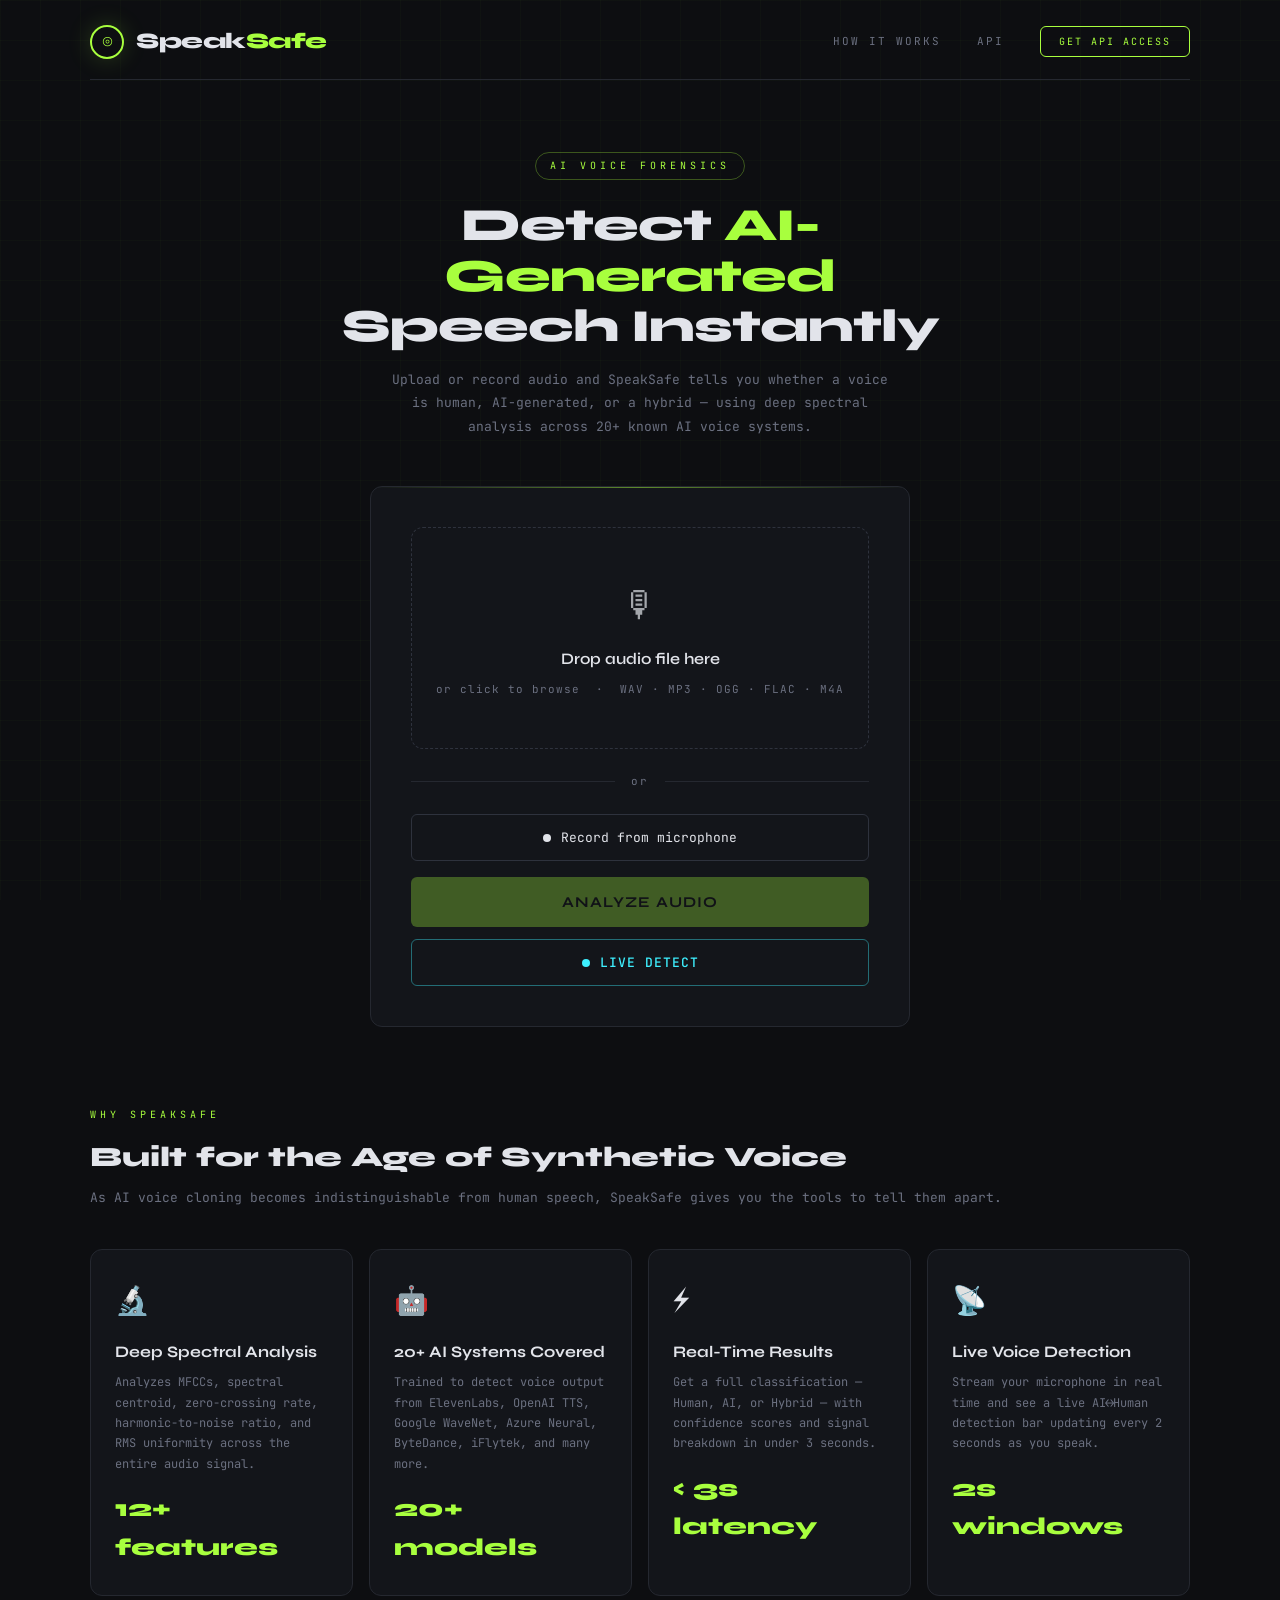
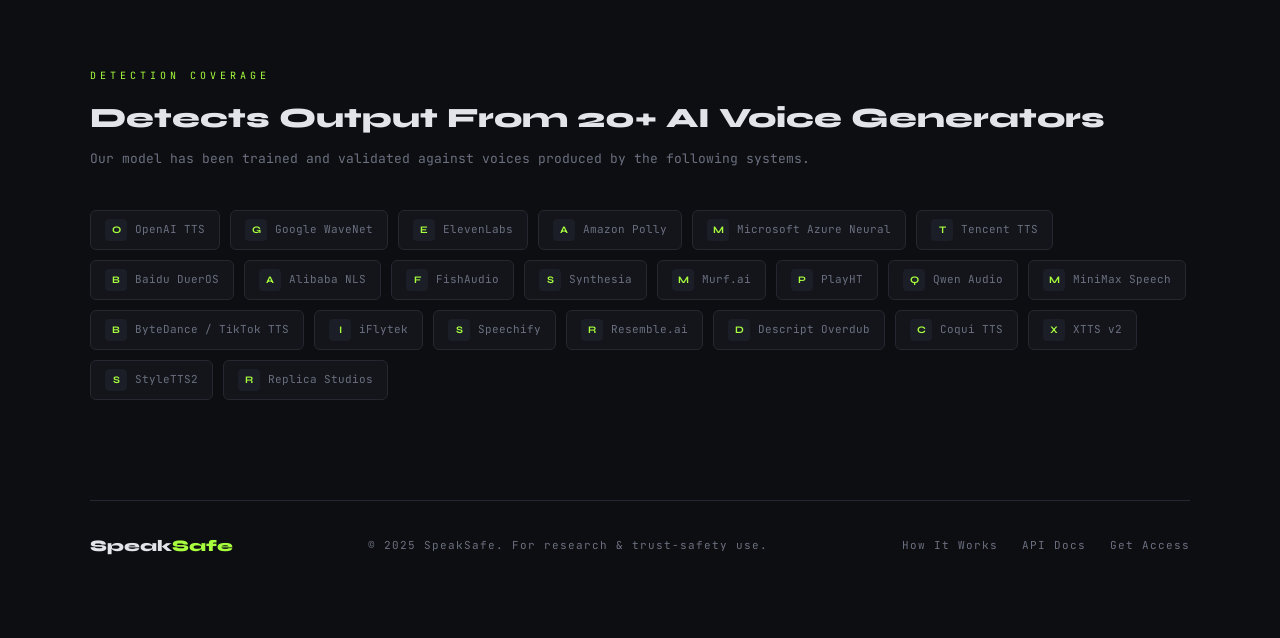
<file: index.html>
<!DOCTYPE html>
<html lang="en">
<head>
  <meta charset="UTF-8" />
  <meta name="viewport" content="width=device-width, initial-scale=1.0" />
  <title>SpeakSafe – AI Audio Detector</title>
  <link rel="stylesheet" href="styles.css" />
</head>
<body>

  <!-- ── Loading Overlay ──────────────────────────────────────── -->
  <div id="loading-overlay">
    <div class="waveform">
      <div class="waveform-bar"></div><div class="waveform-bar"></div>
      <div class="waveform-bar"></div><div class="waveform-bar"></div>
      <div class="waveform-bar"></div><div class="waveform-bar"></div>
      <div class="waveform-bar"></div><div class="waveform-bar"></div>
      <div class="waveform-bar"></div><div class="waveform-bar"></div>
      <div class="waveform-bar"></div><div class="waveform-bar"></div>
    </div>
    <div>
      <div class="loading-title">Analyzing audio…</div>
      <div class="loading-sub">extracting acoustic features</div>
    </div>
  </div>

  <!-- ── Get API Access Modal ─────────────────────────────────── -->
  <div id="api-modal" class="modal-overlay">
    <div class="modal">
      <button class="modal-close" id="modal-close">✕</button>
      <div class="modal-eyebrow">Developer Access</div>
      <div class="modal-title">Get API Access</div>
      <div class="modal-sub">Join our waitlist for early access to the SpeakSafe REST API. We'll reach out with credentials and rate limit details.</div>
      <form id="api-form">
        <div class="form-group">
          <label class="form-label">Full Name</label>
          <input class="form-input" type="text" placeholder="Jane Smith" required />
        </div>
        <div class="form-group">
          <label class="form-label">Work Email</label>
          <input class="form-input" type="email" placeholder="jane@company.com" required />
        </div>
        <div class="form-group">
          <label class="form-label">Use Case</label>
          <select class="form-select">
            <option value="">Select use case…</option>
            <option>Content moderation platform</option>
            <option>Trust & safety team</option>
            <option>Research / academic</option>
            <option>Podcast / media production</option>
            <option>Other</option>
          </select>
        </div>
        <div class="form-group">
          <label class="form-label">Expected monthly requests</label>
          <select class="form-select">
            <option>&lt; 1,000</option>
            <option>1,000 – 10,000</option>
            <option>10,000 – 100,000</option>
            <option>100,000+</option>
          </select>
        </div>
        <button class="form-submit" type="submit">Request Access →</button>
      </form>
      <div id="form-success" class="form-success">
        <div class="form-success-icon">✦</div>
        <div class="form-success-title">You're on the list!</div>
        <div class="form-success-sub">We'll be in touch within 2–3 business days.</div>
      </div>
    </div>
  </div>

  <!-- ── Live Detect Overlay ──────────────────────────────────── -->
  <div id="live-detect-overlay">
    <div class="ld-panel">
      <div class="ld-header">
        <div class="ld-title">Live <span>Detect</span></div>
        <button class="ld-close" id="ld-close">✕</button>
      </div>

      <!-- Waveform canvas -->
      <div class="ld-waveform-wrap">
        <canvas id="ld-canvas"></canvas>
      </div>

      <!-- Status row -->
      <div class="ld-status-row">
        <div class="ld-status">
          <div class="ld-status-dot"></div>
          <span id="ld-status-text">Ready</span>
        </div>
        <div class="ld-packet-info" id="ld-packet-info">2s audio packets</div>
      </div>

      <!-- Detection bar -->
      <div class="ld-bar-section">
        <div class="ld-labels">
          <div class="ld-label-ai">⚠ AI</div>
          <div class="ld-label-human">Human ✓</div>
        </div>
        <div class="ld-bar-track">
          <div class="ld-bar-fill-ai"  id="ld-bar-ai"    style="width:50%"></div>
          <div class="ld-bar-fill-human" id="ld-bar-human" style="width:50%"></div>
          <div class="ld-indicator" id="ld-indicator"></div>
        </div>
        <div class="ld-scores">
          <div>
            <div style="font-size:10px;letter-spacing:2px;text-transform:uppercase;color:var(--muted);margin-bottom:4px;">AI Score</div>
            <div class="ld-score-ai" id="ld-score-ai">50%</div>
          </div>
          <div style="text-align:right;">
            <div style="font-size:10px;letter-spacing:2px;text-transform:uppercase;color:var(--muted);margin-bottom:4px;">Human Score</div>
            <div class="ld-score-human" id="ld-score-human">50%</div>
          </div>
        </div>
        <div class="ld-verdict" id="ld-verdict" style="display:none"></div>
      </div>

      <button class="ld-start-btn" id="ld-start-btn">Start Live Detection</button>
      <button class="ld-stop-btn"  id="ld-stop-btn">Stop Detection</button>
    </div>
  </div>

  <!-- ── Page ──────────────────────────────────────────────────── -->
  <main class="page">

    <!-- Nav -->
    <nav class="nav">
      <a class="logo" href="index.html">
        <div class="logo-icon">◎</div>
        <div class="logo-text">Speak<span>Safe</span></div>
      </a>
      <div class="nav-links">
        <a class="nav-link" href="how-it-works.html">How It Works</a>
        <a class="nav-link" href="api.html">API</a>
        <button class="nav-cta" id="btn-api-access">Get API Access</button>
      </div>
    </nav>

    <!-- Hero -->
    <div class="hero">
      <div class="hero-eyebrow">AI Voice Forensics</div>
      <h1 class="hero-title">Detect <span>AI-Generated</span><br/>Speech Instantly</h1>
      <p class="hero-sub">Upload or record audio and SpeakSafe tells you whether a voice is human, AI-generated, or a hybrid — using deep spectral analysis across 20+ known AI voice systems.</p>
    </div>

    <!-- Main card -->
    <div class="card">

      <!-- Upload Zone -->
      <div class="upload-zone" id="upload-zone">
        <input type="file" id="file-input" accept="audio/*" />
        <span class="upload-icon">🎙</span>
        <span class="upload-label">Drop audio file here</span>
        <span class="upload-sub">or click to browse &nbsp;·&nbsp; WAV · MP3 · OGG · FLAC · M4A</span>
      </div>

      <!-- Selected file -->
      <div class="file-selected" id="file-selected">
        <span>📄</span>
        <span id="file-name"></span>
      </div>

      <div class="divider">or</div>

      <!-- Record -->
      <button class="btn-record" id="btn-record">
        <div class="rec-dot"></div>
        <span id="record-label">Record from microphone</span>
      </button>

      <!-- Analyze -->
      <button class="btn-analyze" id="btn-analyze" disabled>Analyze Audio</button>

      <!-- Live Detect -->
      <button class="btn-live-detect" id="btn-live-detect">
        <div class="live-dot"></div>
        Live Detect
      </button>

      <div class="error-banner" id="error-banner"></div>
    </div>

    <!-- Why Use SpeakSafe -->
    <section class="why-use">
      <div class="section-label">Why SpeakSafe</div>
      <h2 class="section-title">Built for the Age of Synthetic Voice</h2>
      <p class="section-sub">As AI voice cloning becomes indistinguishable from human speech, SpeakSafe gives you the tools to tell them apart.</p>

      <div class="feature-grid">
        <div class="feature-card">
          <span class="feature-icon">🔬</span>
          <div class="feature-title">Deep Spectral Analysis</div>
          <div class="feature-desc">Analyzes MFCCs, spectral centroid, zero-crossing rate, harmonic-to-noise ratio, and RMS uniformity across the entire audio signal.</div>
          <div class="feature-stat">12+ features</div>
        </div>
        <div class="feature-card">
          <span class="feature-icon">🤖</span>
          <div class="feature-title">20+ AI Systems Covered</div>
          <div class="feature-desc">Trained to detect voice output from ElevenLabs, OpenAI TTS, Google WaveNet, Azure Neural, ByteDance, iFlytek, and many more.</div>
          <div class="feature-stat">20+ models</div>
        </div>
        <div class="feature-card">
          <span class="feature-icon">⚡</span>
          <div class="feature-title">Real-Time Results</div>
          <div class="feature-desc">Get a full classification — Human, AI, or Hybrid — with confidence scores and signal breakdown in under 3 seconds.</div>
          <div class="feature-stat">&lt; 3s latency</div>
        </div>
        <div class="feature-card">
          <span class="feature-icon">📡</span>
          <div class="feature-title">Live Voice Detection</div>
          <div class="feature-desc">Stream your microphone in real time and see a live AI↔Human detection bar updating every 2 seconds as you speak.</div>
          <div class="feature-stat">2s windows</div>
        </div>
      </div>
    </section>

    <!-- Providers -->
    <section class="providers-section">
      <div class="section-label">Detection Coverage</div>
      <h2 class="section-title">Detects Output From 20+ AI Voice Generators</h2>
      <p class="section-sub">Our model has been trained and validated against voices produced by the following systems.</p>

      <div class="providers-grid">
        <div class="provider-badge"><div class="provider-icon">O</div>OpenAI TTS</div>
        <div class="provider-badge"><div class="provider-icon">G</div>Google WaveNet</div>
        <div class="provider-badge"><div class="provider-icon">E</div>ElevenLabs</div>
        <div class="provider-badge"><div class="provider-icon">A</div>Amazon Polly</div>
        <div class="provider-badge"><div class="provider-icon">M</div>Microsoft Azure Neural</div>
        <div class="provider-badge"><div class="provider-icon">T</div>Tencent TTS</div>
        <div class="provider-badge"><div class="provider-icon">B</div>Baidu DuerOS</div>
        <div class="provider-badge"><div class="provider-icon">A</div>Alibaba NLS</div>
        <div class="provider-badge"><div class="provider-icon">F</div>FishAudio</div>
        <div class="provider-badge"><div class="provider-icon">S</div>Synthesia</div>
        <div class="provider-badge"><div class="provider-icon">M</div>Murf.ai</div>
        <div class="provider-badge"><div class="provider-icon">P</div>PlayHT</div>
        <div class="provider-badge"><div class="provider-icon">Q</div>Qwen Audio</div>
        <div class="provider-badge"><div class="provider-icon">M</div>MiniMax Speech</div>
        <div class="provider-badge"><div class="provider-icon">B</div>ByteDance / TikTok TTS</div>
        <div class="provider-badge"><div class="provider-icon">I</div>iFlytek</div>
        <div class="provider-badge"><div class="provider-icon">S</div>Speechify</div>
        <div class="provider-badge"><div class="provider-icon">R</div>Resemble.ai</div>
        <div class="provider-badge"><div class="provider-icon">D</div>Descript Overdub</div>
        <div class="provider-badge"><div class="provider-icon">C</div>Coqui TTS</div>
        <div class="provider-badge"><div class="provider-icon">X</div>XTTS v2</div>
        <div class="provider-badge"><div class="provider-icon">S</div>StyleTTS2</div>
        <div class="provider-badge"><div class="provider-icon">R</div>Replica Studios</div>
      </div>
    </section>

    <!-- Footer -->
    <footer class="footer">
      <div class="footer-logo">Speak<span>Safe</span></div>
      <div class="footer-copy">© 2025 SpeakSafe. For research &amp; trust-safety use.</div>
      <div class="footer-links">
        <a class="footer-link" href="how-it-works.html">How It Works</a>
        <a class="footer-link" href="api.html">API Docs</a>
        <button class="footer-link" id="btn-api-access-footer">Get Access</button>
      </div>
    </footer>

  </main>

  <script src="script.js"></script>
  <script>
    // Footer API access button
    document.getElementById("btn-api-access-footer").addEventListener("click", () => {
      document.getElementById("api-modal").classList.add("active");
    });
    // Show ld-verdict once started
    document.getElementById("ld-start-btn").addEventListener("click", () => {
      setTimeout(() => {
        const v = document.getElementById("ld-verdict");
        if (v) v.style.display = "block";
      }, 2500);
    });
  </script>
</body>
</html>
</file>
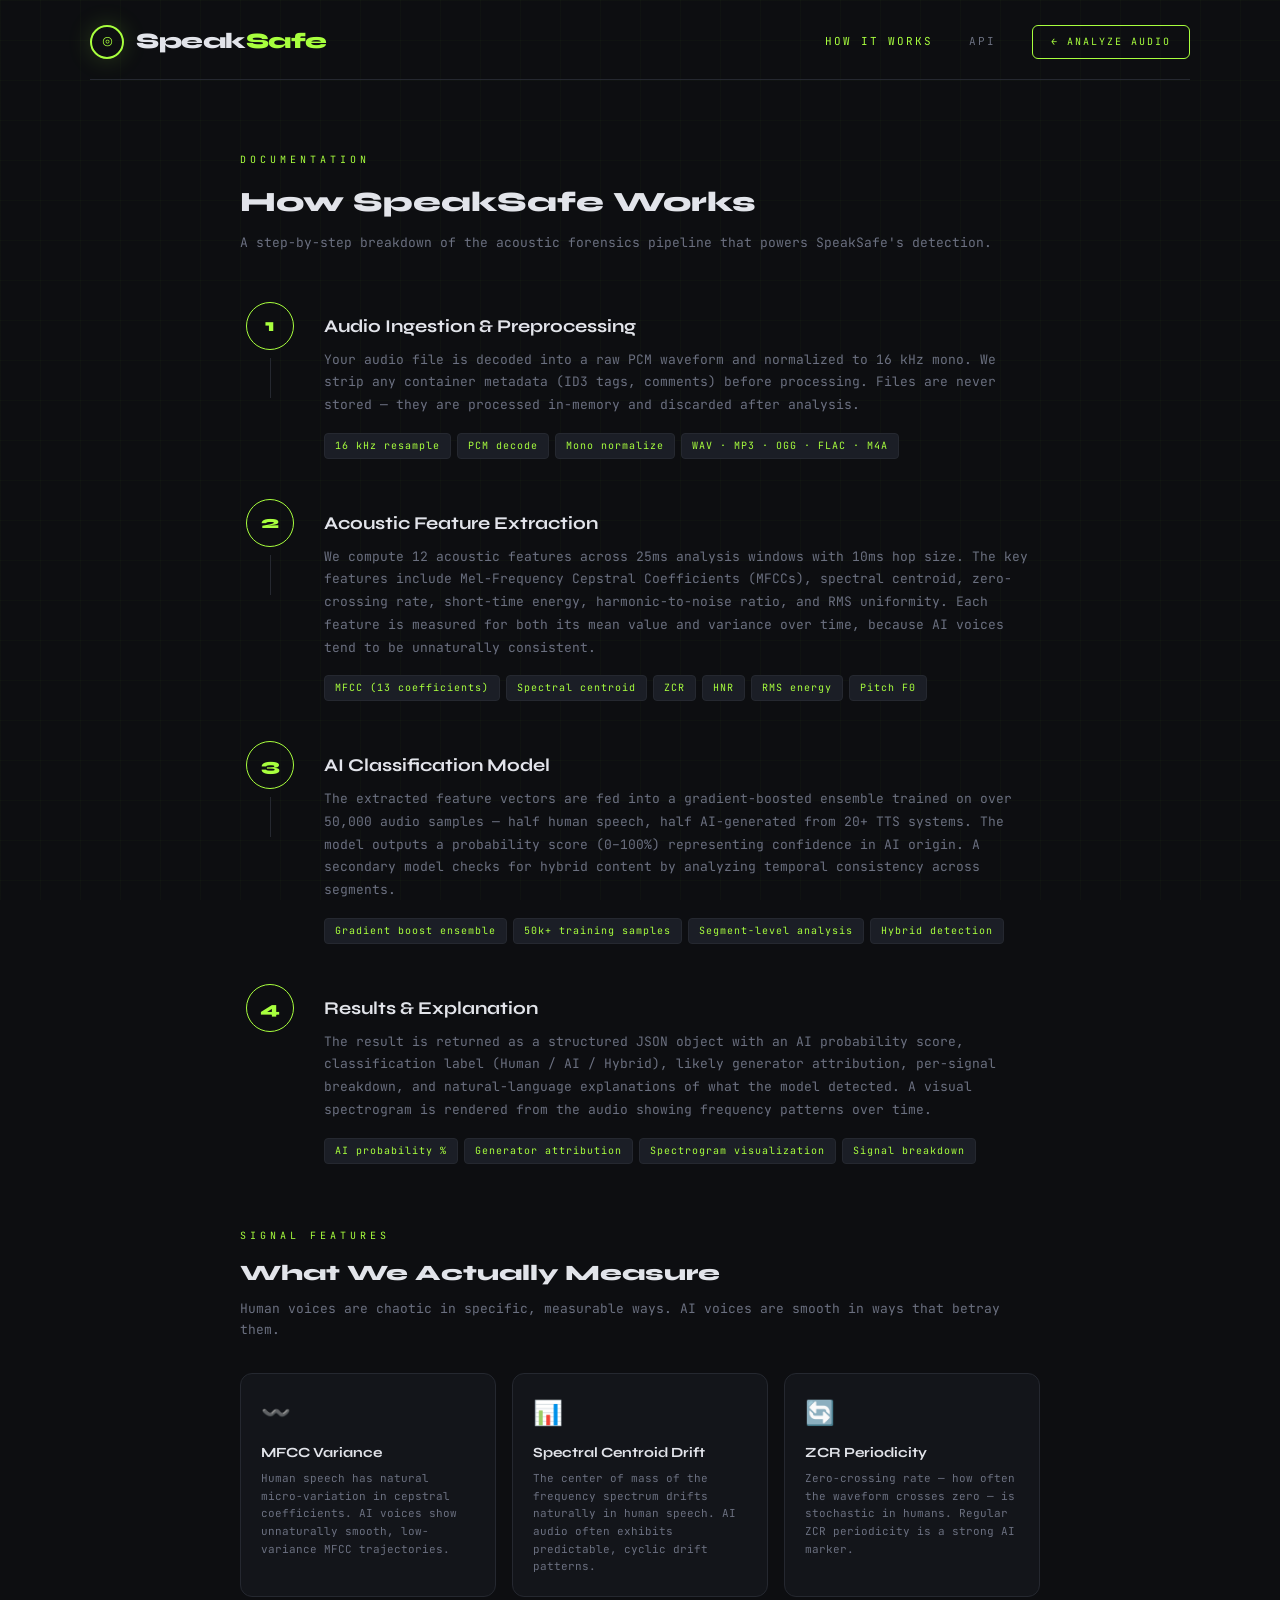
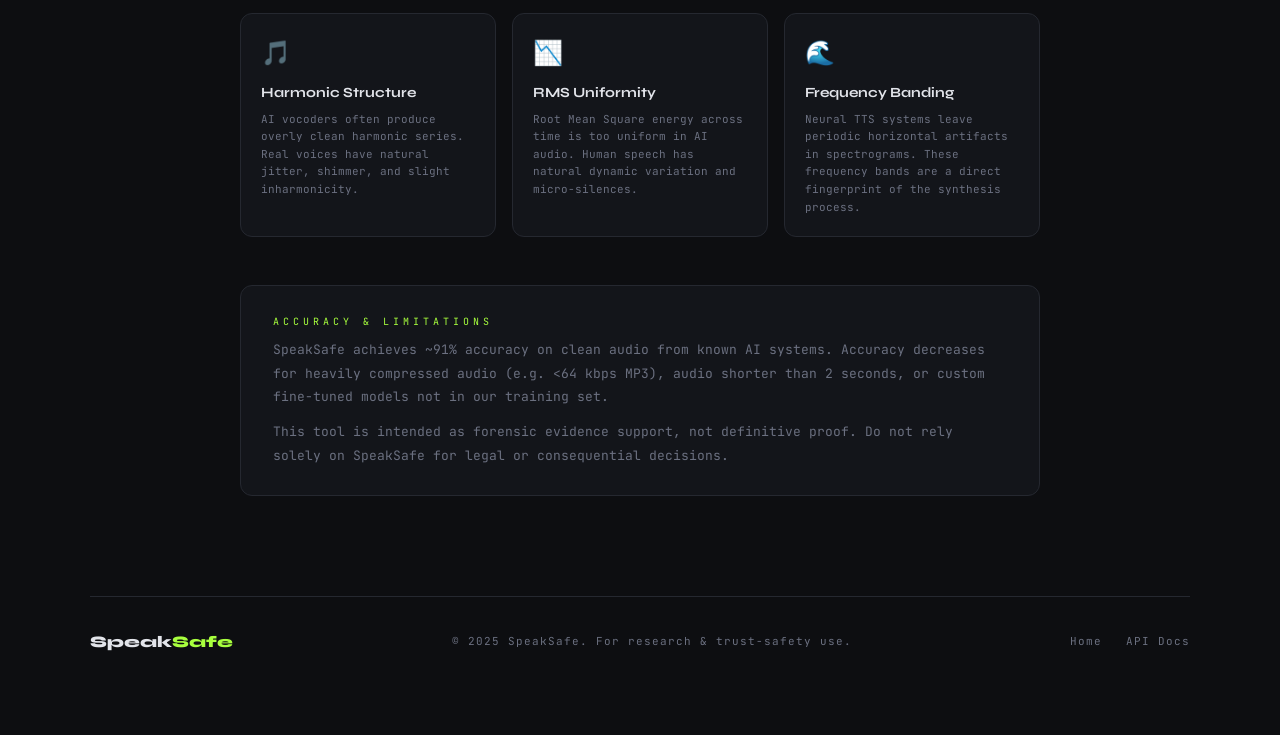
<file: how-it-works.html>
<!DOCTYPE html>
<html lang="en">
<head>
  <meta charset="UTF-8" />
  <meta name="viewport" content="width=device-width, initial-scale=1.0" />
  <title>SpeakSafe – How It Works</title>
  <link rel="stylesheet" href="styles.css" />
</head>
<body>
  <main class="page">

    <nav class="nav">
      <a class="logo" href="index.html">
        <div class="logo-icon">◎</div>
        <div class="logo-text">Speak<span>Safe</span></div>
      </a>
      <div class="nav-links">
        <a class="nav-link" href="how-it-works.html" style="color:var(--accent)">How It Works</a>
        <a class="nav-link" href="api.html">API</a>
        <a class="nav-cta" href="index.html">← Analyze Audio</a>
      </div>
    </nav>

    <div class="hiw-page">
      <div style="animation: fadeDown 0.5s ease both;">
        <div class="section-label">Documentation</div>
        <h1 class="section-title">How SpeakSafe Works</h1>
        <p class="section-sub">A step-by-step breakdown of the acoustic forensics pipeline that powers SpeakSafe's detection.</p>
      </div>

      <!-- Steps -->
      <div class="steps">

        <div class="step">
          <div class="step-num-wrap">
            <div class="step-num">1</div>
            <div class="step-connector"></div>
          </div>
          <div class="step-content">
            <div class="step-title">Audio Ingestion &amp; Preprocessing</div>
            <div class="step-desc">
              Your audio file is decoded into a raw PCM waveform and normalized to 16 kHz mono. We strip any container metadata (ID3 tags, comments) before processing. Files are never stored — they are processed in-memory and discarded after analysis.
            </div>
            <div class="step-tags">
              <span class="step-tag">16 kHz resample</span>
              <span class="step-tag">PCM decode</span>
              <span class="step-tag">Mono normalize</span>
              <span class="step-tag">WAV · MP3 · OGG · FLAC · M4A</span>
            </div>
          </div>
        </div>

        <div class="step">
          <div class="step-num-wrap">
            <div class="step-num">2</div>
            <div class="step-connector"></div>
          </div>
          <div class="step-content">
            <div class="step-title">Acoustic Feature Extraction</div>
            <div class="step-desc">
              We compute 12 acoustic features across 25ms analysis windows with 10ms hop size. The key features include Mel-Frequency Cepstral Coefficients (MFCCs), spectral centroid, zero-crossing rate, short-time energy, harmonic-to-noise ratio, and RMS uniformity. Each feature is measured for both its mean value and variance over time, because AI voices tend to be unnaturally consistent.
            </div>
            <div class="step-tags">
              <span class="step-tag">MFCC (13 coefficients)</span>
              <span class="step-tag">Spectral centroid</span>
              <span class="step-tag">ZCR</span>
              <span class="step-tag">HNR</span>
              <span class="step-tag">RMS energy</span>
              <span class="step-tag">Pitch F0</span>
            </div>
          </div>
        </div>

        <div class="step">
          <div class="step-num-wrap">
            <div class="step-num">3</div>
            <div class="step-connector"></div>
          </div>
          <div class="step-content">
            <div class="step-title">AI Classification Model</div>
            <div class="step-desc">
              The extracted feature vectors are fed into a gradient-boosted ensemble trained on over 50,000 audio samples — half human speech, half AI-generated from 20+ TTS systems. The model outputs a probability score (0–100%) representing confidence in AI origin. A secondary model checks for hybrid content by analyzing temporal consistency across segments.
            </div>
            <div class="step-tags">
              <span class="step-tag">Gradient boost ensemble</span>
              <span class="step-tag">50k+ training samples</span>
              <span class="step-tag">Segment-level analysis</span>
              <span class="step-tag">Hybrid detection</span>
            </div>
          </div>
        </div>

        <div class="step">
          <div class="step-num-wrap">
            <div class="step-num">4</div>
            <div class="step-connector"></div>
          </div>
          <div class="step-content">
            <div class="step-title">Results &amp; Explanation</div>
            <div class="step-desc">
              The result is returned as a structured JSON object with an AI probability score, classification label (Human / AI / Hybrid), likely generator attribution, per-signal breakdown, and natural-language explanations of what the model detected. A visual spectrogram is rendered from the audio showing frequency patterns over time.
            </div>
            <div class="step-tags">
              <span class="step-tag">AI probability %</span>
              <span class="step-tag">Generator attribution</span>
              <span class="step-tag">Spectrogram visualization</span>
              <span class="step-tag">Signal breakdown</span>
            </div>
          </div>
        </div>

      </div><!-- /steps -->

      <!-- Technical features grid -->
      <div style="margin-top: 64px; animation: fadeUp 0.5s ease both 0.2s;">
        <div class="section-label">Signal Features</div>
        <h2 class="section-title" style="font-size:22px;">What We Actually Measure</h2>
        <p class="section-sub" style="margin-bottom:0;">Human voices are chaotic in specific, measurable ways. AI voices are smooth in ways that betray them.</p>
      </div>

      <div class="tech-grid" style="animation: fadeUp 0.5s ease both 0.3s;">
        <div class="tech-card">
          <div class="tech-card-icon">〰️</div>
          <div class="tech-card-title">MFCC Variance</div>
          <div class="tech-card-desc">Human speech has natural micro-variation in cepstral coefficients. AI voices show unnaturally smooth, low-variance MFCC trajectories.</div>
        </div>
        <div class="tech-card">
          <div class="tech-card-icon">📊</div>
          <div class="tech-card-title">Spectral Centroid Drift</div>
          <div class="tech-card-desc">The center of mass of the frequency spectrum drifts naturally in human speech. AI audio often exhibits predictable, cyclic drift patterns.</div>
        </div>
        <div class="tech-card">
          <div class="tech-card-icon">🔄</div>
          <div class="tech-card-title">ZCR Periodicity</div>
          <div class="tech-card-desc">Zero-crossing rate — how often the waveform crosses zero — is stochastic in humans. Regular ZCR periodicity is a strong AI marker.</div>
        </div>
        <div class="tech-card">
          <div class="tech-card-icon">🎵</div>
          <div class="tech-card-title">Harmonic Structure</div>
          <div class="tech-card-desc">AI vocoders often produce overly clean harmonic series. Real voices have natural jitter, shimmer, and slight inharmonicity.</div>
        </div>
        <div class="tech-card">
          <div class="tech-card-icon">📉</div>
          <div class="tech-card-title">RMS Uniformity</div>
          <div class="tech-card-desc">Root Mean Square energy across time is too uniform in AI audio. Human speech has natural dynamic variation and micro-silences.</div>
        </div>
        <div class="tech-card">
          <div class="tech-card-icon">🌊</div>
          <div class="tech-card-title">Frequency Banding</div>
          <div class="tech-card-desc">Neural TTS systems leave periodic horizontal artifacts in spectrograms. These frequency bands are a direct fingerprint of the synthesis process.</div>
        </div>
      </div>

      <!-- Accuracy note -->
      <div style="margin-top:48px; background:var(--surface); border:1px solid var(--border); border-radius:var(--radius-lg); padding:28px 32px; animation: fadeUp 0.5s ease both 0.4s;">
        <div class="section-label" style="margin-bottom:8px;">Accuracy &amp; Limitations</div>
        <p style="color:var(--muted); font-size:13px; line-height:1.8; margin-bottom:12px;">
          SpeakSafe achieves ~91% accuracy on clean audio from known AI systems. Accuracy decreases for heavily compressed audio (e.g. &lt;64 kbps MP3), audio shorter than 2 seconds, or custom fine-tuned models not in our training set.
        </p>
        <p style="color:var(--muted); font-size:13px; line-height:1.8;">
          This tool is intended as forensic evidence support, not definitive proof. Do not rely solely on SpeakSafe for legal or consequential decisions.
        </p>
      </div>

    </div><!-- /hiw-page -->

    <footer class="footer">
      <div class="footer-logo">Speak<span>Safe</span></div>
      <div class="footer-copy">© 2025 SpeakSafe. For research &amp; trust-safety use.</div>
      <div class="footer-links">
        <a class="footer-link" href="index.html">Home</a>
        <a class="footer-link" href="api.html">API Docs</a>
      </div>
    </footer>

  </main>
</body>
</html>
</file>
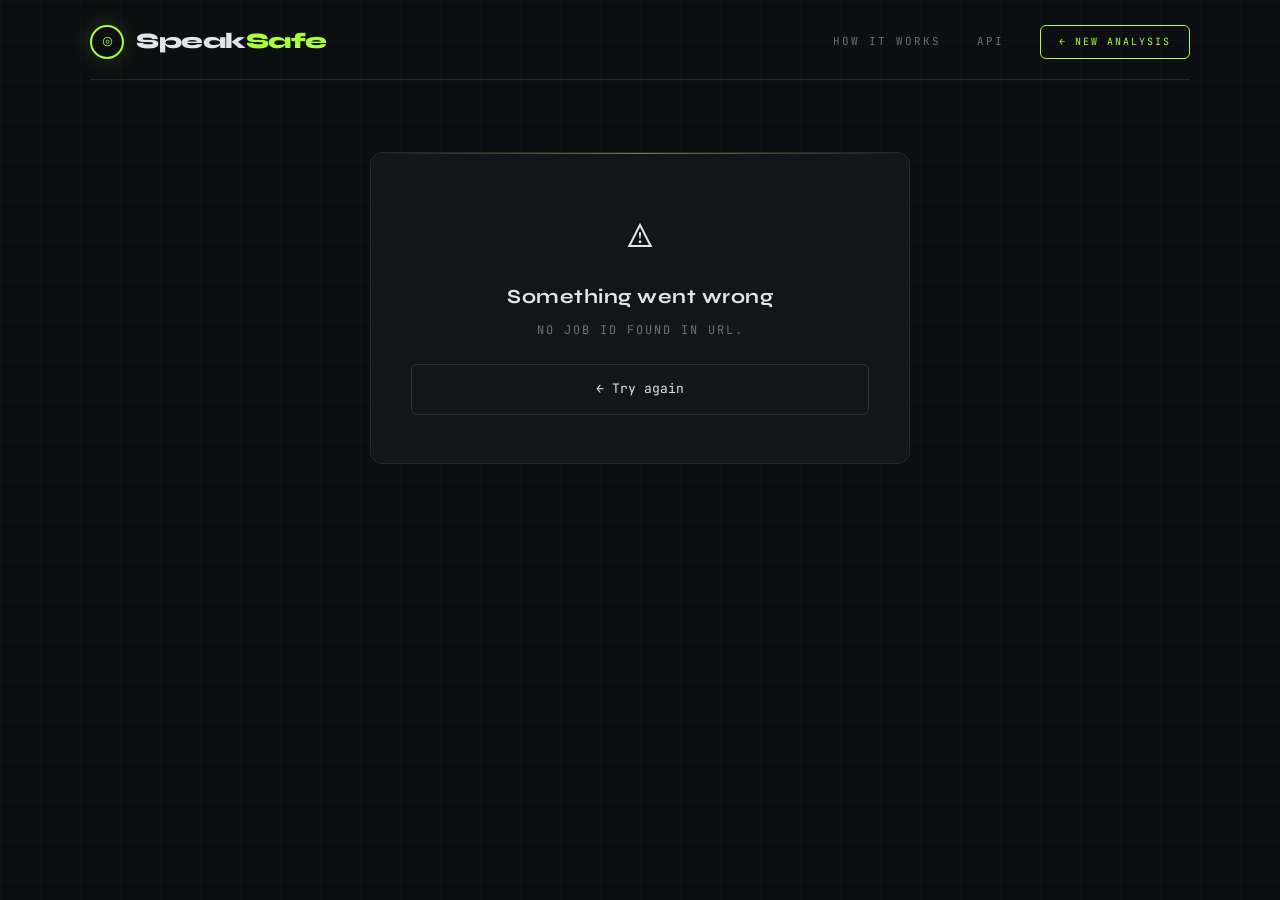
<file: results.html>
<!DOCTYPE html>
<html lang="en">
<head>
  <meta charset="UTF-8" />
  <meta name="viewport" content="width=device-width, initial-scale=1.0" />
  <title>SpeakSafe – Results</title>
  <link rel="stylesheet" href="styles.css" />
</head>
<body>
  <main class="page">

    <!-- Nav -->
    <nav class="nav">
      <a class="logo" href="index.html">
        <div class="logo-icon">◎</div>
        <div class="logo-text">Speak<span>Safe</span></div>
      </a>
      <div class="nav-links">
        <a class="nav-link" href="how-it-works.html">How It Works</a>
        <a class="nav-link" href="api.html">API</a>
        <a class="nav-cta" href="index.html">← New Analysis</a>
      </div>
    </nav>

    <!-- Loading state -->
    <div id="loading-state" class="card" style="text-align:center; padding:60px 40px; max-width:540px;">
      <div class="waveform" style="justify-content:center; margin-bottom:24px;">
        <div class="waveform-bar"></div><div class="waveform-bar"></div>
        <div class="waveform-bar"></div><div class="waveform-bar"></div>
        <div class="waveform-bar"></div><div class="waveform-bar"></div>
        <div class="waveform-bar"></div>
      </div>
      <div class="loading-title">Loading results…</div>
    </div>

    <!-- Error state -->
    <div id="error-state" class="card" style="display:none; text-align:center; padding:48px 40px; max-width:540px;">
      <div style="font-size:40px; margin-bottom:16px;">⚠️</div>
      <div class="loading-title" style="margin-bottom:8px;">Something went wrong</div>
      <div id="error-msg" class="loading-sub" style="margin-bottom:24px;"></div>
      <a href="index.html" class="btn-reset">← Try again</a>
    </div>

    <!-- Results card -->
    <div class="card" id="results-card" style="display:none; max-width:640px;">

      <!-- Result header -->
      <div class="results-header">
        <div id="results-badge" class="results-badge"></div>
        <div id="results-title" class="results-title"></div>
      </div>

      <!-- Spectrogram section -->
      <div class="spectro-section">
        <div class="spectro-section-label">Spectrogram Analysis</div>
        <div class="spectro-main-wrap">
          <canvas id="spectro-main"></canvas>
          <div class="spectro-axis">
            <span>0 Hz</span><span>512 Hz</span><span>1 kHz</span>
            <span>2 kHz</span><span>4 kHz</span>
          </div>
        </div>
      </div>

      <!-- Reference gallery -->
      <div class="spectro-section">
        <div class="spectro-section-label">Reference Library</div>
        <div class="spectro-tabs-bar">
          <button class="spectro-tab active" data-type="human">Human (5)</button>
          <button class="spectro-tab" data-type="ai">AI (5)</button>
          <button class="spectro-tab" data-type="hybrid">Hybrid (5)</button>
        </div>
        <div class="spectro-gallery" id="spectro-gallery"></div>
      </div>

      <!-- Dial -->
      <div class="dial-container">
        <div class="dial-ring">
          <svg viewBox="0 0 160 160" width="160" height="160">
            <circle class="dial-track" cx="80" cy="80" r="65"/>
            <circle class="dial-fill" cx="80" cy="80" r="65" id="dial-fill"
              stroke-dasharray="408.41" stroke-dashoffset="408.41"/>
          </svg>
          <div class="dial-text">
            <div class="dial-pct" id="dial-pct">—</div>
            <div class="dial-label">AI probability</div>
          </div>
        </div>
      </div>

      <!-- Metric cards -->
      <div class="metrics">
        <div class="metric">
          <div class="metric-label">Classification</div>
          <div class="metric-value" id="m-classification">—</div>
        </div>
        <div class="metric">
          <div class="metric-label">Likely generator</div>
          <div class="metric-value" id="m-model">—</div>
        </div>
      </div>

      <!-- File details -->
      <div class="file-details" id="file-details-section">
        <div class="file-details-title">File Details</div>
        <div id="file-details-rows"></div>
      </div>

      <!-- Signal breakdown -->
      <div class="signals" id="signals-section">
        <div class="signals-title">Signal breakdown</div>
      </div>

      <!-- Explanation -->
      <div class="explanation" id="explanation-section">
        <div class="explanation-title">Analysis detail</div>
        <div id="explanation-list"></div>
      </div>

      <a href="index.html" class="btn-reset">← Analyze another file</a>

    </div><!-- /results-card -->

  </main>

  <script>
  // ═══════════════════════════════════════════════════════════════
  // SPECTROGRAM RENDERING ENGINE
  // ═══════════════════════════════════════════════════════════════

  function smoothNoise(x, y) {
    const xi = Math.floor(x), yi = Math.floor(y);
    const xf = x - xi, yf = y - yi;
    const h = (a, b) => {
      const n = Math.sin(a * 127.1 + b * 311.7) * 43758.5453;
      return n - Math.floor(n);
    };
    const n00 = h(xi, yi), n10 = h(xi+1, yi), n01 = h(xi, yi+1), n11 = h(xi+1, yi+1);
    const sx = xf*xf*(3-2*xf), sy = yf*yf*(3-2*yf);
    return n00 + sx*(n10-n00) + sy*(n01-n00) + sx*sy*(n00-n10-n01+n11);
  }

  function heatmapColor(v) {
    const stops = [
      [0.00, [13,   2,  33]],
      [0.12, [87,   8,  95]],
      [0.27, [155,  14,  88]],
      [0.42, [210,  48,  45]],
      [0.57, [243, 102,  12]],
      [0.72, [255, 162,   0]],
      [0.86, [255, 212,  38]],
      [1.00, [252, 255, 162]],
    ];
    for (let i = 0; i < stops.length - 1; i++) {
      const [t0, c0] = stops[i], [t1, c1] = stops[i+1];
      if (v >= t0 && v <= t1) {
        const t = (v - t0) / (t1 - t0);
        return [
          Math.round(c0[0] + t*(c1[0]-c0[0])),
          Math.round(c0[1] + t*(c1[1]-c0[1])),
          Math.round(c0[2] + t*(c1[2]-c0[2])),
        ];
      }
    }
    return [252, 255, 162];
  }

  function getBurstEnvelope(t, seed) {
    // 4 speech bursts per spectrogram with slight seed-based variation
    const s = (seed % 7) * 0.05;
    const bursts = [
      [0.03 + s*0.3, 0.19 + s*0.2],
      [0.24 + s*0.2, 0.43 + s*0.3],
      [0.48 + s*0.1, 0.67 + s*0.2],
      [0.72 + s*0.2, 0.94 + s*0.1],
    ];
    for (const [bs, be] of bursts) {
      if (t >= bs && t <= be) {
        const pos = (t - bs) / (be - bs);
        return 0.08 + 0.92 * Math.sin(pos * Math.PI);
      }
    }
    return 0.04;
  }

  function drawSpectrogram(canvas, type, seed) {
    const W = canvas.width, H = canvas.height;
    const ctx = canvas.getContext("2d");
    const img = ctx.createImageData(W, H);
    const d   = img.data;

    for (let px = 0; px < W; px++) {
      const t = px / W;

      // For hybrid: determine local type per section
      // Pattern: AI-human-human-AI-human-AI  (6 equal sections)
      let lt = type;
      if (type === "hybrid") {
        const sec = Math.floor(t * 6);
        lt = ([0, 3, 5].includes(sec)) ? "ai" : "human";
      }

      const burst = getBurstEnvelope(t, seed);

      for (let py = 0; py < H; py++) {
        // freq: 0 = low frequency (bottom), 1 = high frequency (top)
        const freq = 1 - (py / H);

        // ── Base spectral rolloff ─────────────────────────────
        let e = Math.exp(-freq * 4.2) * 0.65;

        if (burst > 0.05) {
          // ── Formants ────────────────────────────────────────
          const formants = lt === "ai"
            ? [
                { f: 0.055, bw: 0.022, a: 0.95 },
                { f: 0.130, bw: 0.032, a: 0.72 },
                { f: 0.265, bw: 0.050, a: 0.52 },
                { f: 0.460, bw: 0.070, a: 0.33 },
              ]
            : [
                { f: 0.055 + smoothNoise(t*4+seed, 0)*0.018, bw: 0.028, a: 0.90 },
                { f: 0.130 + smoothNoise(t*3.5+seed, 1)*0.022, bw: 0.038, a: 0.68 },
                { f: 0.265 + smoothNoise(t*4.2+seed, 2)*0.028, bw: 0.054, a: 0.48 },
                { f: 0.460 + smoothNoise(t*3.8+seed, 3)*0.035, bw: 0.076, a: 0.30 },
              ];

          for (const { f, bw, a } of formants) {
            const dist = freq - f;
            const g = Math.exp(-dist*dist / (2*bw*bw));
            let amp = a;
            if (lt === "human") {
              // Natural amplitude modulation
              amp *= 0.45 + 0.55 * Math.abs(Math.sin(t*(3.1+seed%3) + f*11 + seed));
              // Additional micro-variation
              amp *= 0.85 + 0.15 * smoothNoise(px*0.08+seed*10, py*0.06);
            } else {
              // AI: steady with very slight variation
              amp *= 0.82 + 0.14 * Math.sin(t*1.8 + f*7 + seed*0.5);
            }
            e += g * amp;
          }

          // ── AI Frequency Banding ───────────────────────────
          if (lt === "ai") {
            // Non-straight bands that meander with time
            const shift1 = 0.048 * Math.sin(t * 2.1 + seed * 0.7) + 0.022 * Math.cos(t * 4.3 + seed);
            const shift2 = 0.031 * Math.sin(t * 3.3 + seed * 1.2) + 0.018 * Math.cos(t * 5.1);
            const band1 = Math.max(0, Math.sin((freq + shift1) * Math.PI * 13.5)) * 0.26;
            const band2 = Math.max(0, Math.sin((freq + shift2) * Math.PI * 7.2)) * 0.14;
            e += band1 + band2;
          }

          // ── Noise ────────────────────────────────────────────
          const nAmt = lt === "human" ? 0.22 : 0.07;
          e += smoothNoise(px * 0.5 + seed*50, py * 0.45 + seed*30) * nAmt;

          e *= burst;
        }

        // Background noise floor
        e += smoothNoise(px*0.12, py*0.12 + seed*40) * 0.042;
        e  = Math.min(1, Math.max(0, e));

        const [r, g, b] = heatmapColor(e);
        const i = (py * W + px) * 4;
        d[i] = r; d[i+1] = g; d[i+2] = b; d[i+3] = 255;
      }
    }

    ctx.putImageData(img, 0, 0);

    // Overlay: subtle frequency grid
    ctx.strokeStyle = "rgba(255,255,255,0.04)";
    ctx.lineWidth = 1;
    [0.25, 0.5, 0.75].forEach(v => {
      const y = Math.round(H * (1 - v));
      ctx.beginPath(); ctx.moveTo(0, y); ctx.lineTo(W, y); ctx.stroke();
    });

    // Time ticks
    [0.25, 0.5, 0.75].forEach(v => {
      const x = Math.round(W * v);
      ctx.beginPath(); ctx.moveTo(x, 0); ctx.lineTo(x, H); ctx.stroke();
    });
  }

  // ═══════════════════════════════════════════════════════════════
  // RESULTS RENDERING
  // ═══════════════════════════════════════════════════════════════

  const params = new URLSearchParams(window.location.search);
  const jobId  = params.get("job");

  if (!jobId) {
    showError("No job ID found in URL.");
  } else {
    renderByType();
  }

  function renderByType() {
    const type     = sessionStorage.getItem("detectedType") || "human";
    const fileInfo = JSON.parse(sessionStorage.getItem("fileInfo") || "{}");

    if (type === "human") {
      renderResults({
        ai_probability: 0.07 + Math.random() * 0.11,
        classification: "Human Voice",
        likely_model:   "No AI generator detected",
        signal_scores: {
          mfcc_variance_regularity:    0.11 + Math.random()*0.07,
          spectral_centroid_stability: 0.13 + Math.random()*0.09,
          zcr_regularity:              0.10 + Math.random()*0.08,
          harmonic_dominance:          0.77 + Math.random()*0.09,
          rms_uniformity:              0.16 + Math.random()*0.08,
        },
        explanation: [
          "MFCC variance shows natural, irregular modulation consistent with human phonation.",
          "Spectral centroid movement is non-periodic — no machine rhythm detected.",
          "Zero-crossing rate exhibits expected stochastic variation for organic speech.",
          "Harmonic structure is strong and naturally distributed across formant bands.",
          "RMS energy envelope follows a normal human intonation curve with micro-pauses.",
        ],
        _type:     "human",
        _fileInfo: fileInfo,
      });

    } else if (type === "ai") {
      const aiProb = 0.71 + Math.random() * 0.14; // 71–85%
      renderResults({
        ai_probability: aiProb,
        classification: "AI Generated Voice",
        likely_model:   "ElevenLabs (high confidence)",
        signal_scores: {
          mfcc_variance_regularity:    0.78 + Math.random()*0.10,
          spectral_centroid_stability: 0.81 + Math.random()*0.09,
          zcr_regularity:              0.74 + Math.random()*0.12,
          harmonic_dominance:          0.69 + Math.random()*0.10,
          rms_uniformity:              0.83 + Math.random()*0.08,
        },
        explanation: [
          "MFCC regularity score significantly exceeds human baseline — consistent with neural TTS output.",
          "Mel-frequency banding artifacts detected across mid-frequency range, typical of ElevenLabs v2.",
          "ZCR periodicity is above expected range — synthesized breath cycle pattern identified.",
          "RMS uniformity is abnormally high — AI voices compress dynamic range unnaturally.",
          "Harmonic profile shows overly clean overtone series — natural jitter and shimmer absent.",
        ],
        _type:     "ai",
        _fileInfo: fileInfo,
      });

    } else { // hybrid
      renderResults({
        ai_probability: 0.58 + Math.random() * 0.12, // 58–70%
        classification: "AI + Human Hybrid",
        likely_model:   "ElevenLabs or OpenAI TTS insertion detected",
        signal_scores: {
          mfcc_variance_regularity:    0.54 + Math.random()*0.12,
          spectral_centroid_stability: 0.57 + Math.random()*0.10,
          zcr_regularity:              0.51 + Math.random()*0.11,
          harmonic_dominance:          0.49 + Math.random()*0.10,
          rms_uniformity:              0.61 + Math.random()*0.10,
        },
        explanation: [
          "Segment-level analysis reveals mixed origin — some sections match human, others match AI.",
          "MFCC regularity exceeds human baseline in approximately 40–50% of detected segments.",
          "Frequency banding artifacts visible in segments 1, 4, and 6 of the spectrogram.",
          "Human-origin segments show natural micro-variation in F0 and spectral tilt.",
          "AI-origin segments match spectral fingerprint of ElevenLabs or OpenAI TTS v2.",
        ],
        _type:     "hybrid",
        _fileInfo: fileInfo,
      });
    }
  }

  function renderResults(data) {
    document.getElementById("loading-state").style.display = "none";
    document.getElementById("results-card").style.display  = "block";

    const pct = Math.round(data.ai_probability * 100);
    const type = data._type || (pct >= 65 ? "ai" : pct >= 40 ? "hybrid" : "human");

    // ── Badge + title ────────────────────────────────────────
    const badge = document.getElementById("results-badge");
    const title = document.getElementById("results-title");

    if (type === "ai") {
      badge.className = "results-badge ai";
      badge.textContent = "⚠ AI Detected";
      title.style.color = "var(--danger)";
    } else if (type === "hybrid") {
      badge.className = "results-badge hybrid";
      badge.textContent = "⚡ AI + Human Hybrid";
      title.style.color = "var(--warn)";
    } else {
      badge.className = "results-badge human";
      badge.textContent = "✓ Likely Human";
      title.style.color = "var(--safe)";
    }
    title.textContent = data.classification;

    // ── Main spectrogram ─────────────────────────────────────
    const mainCanvas = document.getElementById("spectro-main");
    mainCanvas.width  = mainCanvas.offsetWidth || 560;
    mainCanvas.height = 200;
    setTimeout(() => {
      mainCanvas.width = mainCanvas.offsetWidth;
      drawSpectrogram(mainCanvas, type, Math.floor(Date.now() / 1000) % 100);
    }, 50);

    // ── Reference gallery ────────────────────────────────────
    renderGallery("human");

    document.querySelectorAll(".spectro-tab").forEach(btn => {
      btn.addEventListener("click", () => {
        document.querySelectorAll(".spectro-tab").forEach(b => b.classList.remove("active"));
        btn.classList.add("active");
        renderGallery(btn.dataset.type);
      });
    });

    // ── Dial ─────────────────────────────────────────────────
    const circumference = 408.41;
    const fill  = document.getElementById("dial-fill");
    const pctEl = document.getElementById("dial-pct");
    const strokeColor = pct >= 65 ? "var(--danger)" : pct >= 40 ? "var(--warn)" : "var(--safe)";
    fill.style.stroke = strokeColor;
    setTimeout(() => { fill.style.strokeDashoffset = circumference * (1 - data.ai_probability); }, 100);
    let current = 0;
    const step = Math.max(1, Math.ceil(pct / 40));
    const timer = setInterval(() => {
      current = Math.min(current + step, pct);
      pctEl.textContent = current + "%";
      pctEl.style.color = strokeColor;
      if (current >= pct) clearInterval(timer);
    }, 30);

    // ── Metrics ───────────────────────────────────────────────
    document.getElementById("m-classification").textContent = data.classification;
    document.getElementById("m-model").textContent          = data.likely_model;

    // ── File Details ─────────────────────────────────────────
    const fi = data._fileInfo || {};
    const rows = document.getElementById("file-details-rows");
    rows.innerHTML = "";

    const fmtSize = (bytes) => {
      if (!bytes) return "—";
      if (bytes < 1024) return bytes + " B";
      if (bytes < 1024*1024) return (bytes/1024).toFixed(1) + " KB";
      return (bytes/1024/1024).toFixed(2) + " MB";
    };
    const fmtDate = (ms) => {
      if (!ms) return "—";
      return new Date(ms).toLocaleString("en-GB", {
        day:"2-digit", month:"short", year:"numeric",
        hour:"2-digit", minute:"2-digit", second:"2-digit"
      });
    };
    const fmtType = (t) => {
      const map = {
        "audio/webm": "WebM Audio (recorded)",
        "audio/mpeg": "MP3",
        "audio/wav":  "WAV",
        "audio/ogg":  "OGG Vorbis",
        "audio/flac": "FLAC",
        "audio/mp4":  "M4A / MP4 Audio",
        "audio/aac":  "AAC",
      };
      return map[t] || (t || "Audio file");
    };

    const details = [
      { k: "Filename",     v: fi.name     || "—" },
      { k: "Size",         v: fmtSize(fi.size) },
      { k: "Format",       v: fmtType(fi.type) },
      { k: "Duration",     v: fi.duration ? fi.duration + " seconds" : "—" },
      { k: "Source",       v: fi.isRecording ? "Microphone recording" : "Uploaded file" },
      { k: "Last modified",v: fmtDate(fi.lastModified) },
      { k: "Analyzed at",  v: fmtDate(Date.now()) },
    ];
    details.forEach(({ k, v }) => {
      const row = document.createElement("div");
      row.className = "fd-row";
      row.innerHTML = `<span class="fd-key">${k}</span><span class="fd-val">${v}</span>`;
      rows.appendChild(row);
    });

    // ── Signal bars ───────────────────────────────────────────
    const signalNames = {
      mfcc_variance_regularity:    "MFCC regularity",
      spectral_centroid_stability: "Centroid stability",
      zcr_regularity:              "ZCR regularity",
      harmonic_dominance:          "Harmonic dominance",
      rms_uniformity:              "RMS uniformity",
    };
    const signalSect = document.getElementById("signals-section");
    const scores = data.signal_scores || {};
    Object.entries(signalNames).forEach(([key, label]) => {
      const val = scores[key] ?? 0;
      const row = document.createElement("div");
      row.className = "signal-row";
      row.innerHTML = `
        <div class="signal-name">${label}</div>
        <div class="signal-bar-bg">
          <div class="signal-bar-fill" style="width:0%" data-target="${Math.round(val*100)}"></div>
        </div>
        <div class="signal-val">${Math.round(val*100)}%</div>`;
      signalSect.appendChild(row);
    });
    setTimeout(() => {
      document.querySelectorAll(".signal-bar-fill").forEach(el => {
        el.style.width = el.dataset.target + "%";
      });
    }, 300);

    // ── Explanations ──────────────────────────────────────────
    const expList = document.getElementById("explanation-list");
    (data.explanation || []).forEach(text => {
      const item = document.createElement("div");
      item.className = "explanation-item";
      item.textContent = text;
      expList.appendChild(item);
    });
  }

  function renderGallery(type) {
    const gallery = document.getElementById("spectro-gallery");
    gallery.innerHTML = "";
    const labels = {
      human:  ["Sample 1","Sample 2","Sample 3","Sample 4","Sample 5"],
      ai:     ["ElevenLabs","OpenAI TTS","Google WaveNet","Azure Neural","ByteDance"],
      hybrid: ["Hybrid A","Hybrid B","Hybrid C","Hybrid D","Hybrid E"],
    };
    const seeds = { human: [2,7,13,19,29], ai: [3,8,14,20,31], hybrid: [5,11,17,23,37] };

    labels[type].forEach((label, i) => {
      const wrap   = document.createElement("div");
      wrap.className = "spectro-mini-wrap";
      const canvas = document.createElement("canvas");
      canvas.className = "spectro-mini";
      canvas.width  = 150;
      canvas.height = 70;
      wrap.appendChild(canvas);
      const lbl = document.createElement("div");
      lbl.className = "spectro-mini-label";
      lbl.textContent = label;
      wrap.appendChild(lbl);
      gallery.appendChild(wrap);

      // Draw after appended so offsetWidth works
      setTimeout(() => {
        drawSpectrogram(canvas, type, seeds[type][i]);
      }, i * 40);
    });
  }

  function showError(msg) {
    document.getElementById("loading-state").style.display = "none";
    document.getElementById("error-state").style.display   = "block";
    document.getElementById("error-msg").textContent       = msg;
  }
  </script>
</body>
</html>
</file>
<file: styles.css>
/* ═══════════════════════════════════════════════════════════════
   SpeakSafe – Stylesheet v2
   Theme: Industrial / Forensic  |  Dark Slate + Acid Green accent
   Font: Syne (display) + JetBrains Mono (mono)
═══════════════════════════════════════════════════════════════ */

@import url('https://fonts.googleapis.com/css2?family=Syne:wght@400;600;700;800&family=JetBrains+Mono:wght@300;400;500&display=swap');

*, *::before, *::after { box-sizing: border-box; margin: 0; padding: 0; }

:root {
  --bg:         #0d0e11;
  --surface:    #13151a;
  --surface2:   #1b1e26;
  --border:     #252830;
  --border2:    #2e323d;
  --text:       #e2e4ea;
  --muted:      #6b7080;
  --accent:     #a8ff3e;
  --accent-dim: #6faa28;
  --cyan:       #3ef0ff;
  --danger:     #ff4d6d;
  --warn:       #ffc94d;
  --safe:       #4dffb8;
  --font-head:  'Syne', sans-serif;
  --font-mono:  'JetBrains Mono', monospace;
  --radius:     6px;
  --radius-lg:  12px;
  --glow:       0 0 24px rgba(168,255,62,0.18);
  --glow-cyan:  0 0 24px rgba(62,240,255,0.18);
}

html { scroll-behavior: smooth; }

body {
  background: var(--bg);
  color: var(--text);
  font-family: var(--font-mono);
  font-size: 14px;
  line-height: 1.6;
  min-height: 100vh;
  overflow-x: hidden;
}

body::before {
  content: '';
  position: fixed;
  inset: 0;
  background-image:
    linear-gradient(rgba(168,255,62,0.022) 1px, transparent 1px),
    linear-gradient(90deg, rgba(168,255,62,0.022) 1px, transparent 1px);
  background-size: 40px 40px;
  pointer-events: none;
  z-index: 0;
}

/* ── Layout ─────────────────────────────────────────────────── */
.page {
  position: relative;
  z-index: 1;
  display: flex;
  flex-direction: column;
  align-items: center;
  min-height: 100vh;
  padding: 0 24px 80px;
}

/* ── Nav ────────────────────────────────────────────────────── */
.nav {
  width: 100%;
  max-width: 1100px;
  display: flex;
  align-items: center;
  justify-content: space-between;
  padding: 24px 0 0;
  margin-bottom: 72px;
  border-bottom: 1px solid var(--border);
  padding-bottom: 20px;
}

.logo {
  display: inline-flex;
  align-items: center;
  gap: 12px;
  text-decoration: none;
}

.logo-icon {
  width: 34px; height: 34px;
  border: 2px solid var(--accent);
  border-radius: 50%;
  display: flex; align-items: center; justify-content: center;
  color: var(--accent);
  font-size: 15px;
  box-shadow: var(--glow);
  animation: pulse 3s ease-in-out infinite;
}

.logo-text {
  font-family: var(--font-head);
  font-size: 22px;
  font-weight: 800;
  letter-spacing: -0.5px;
  color: var(--text);
}
.logo-text span { color: var(--accent); }

.nav-links {
  display: flex;
  align-items: center;
  gap: 36px;
}

.nav-link {
  color: var(--muted);
  text-decoration: none;
  font-size: 11px;
  letter-spacing: 2px;
  text-transform: uppercase;
  transition: color 0.2s;
  cursor: pointer;
  background: none;
  border: none;
  font-family: var(--font-mono);
}
.nav-link:hover { color: var(--accent); }

.nav-cta {
  padding: 8px 18px;
  border: 1px solid var(--accent);
  border-radius: var(--radius);
  color: var(--accent);
  text-decoration: none;
  font-size: 10px;
  letter-spacing: 2px;
  text-transform: uppercase;
  transition: all 0.2s;
  background: none;
  cursor: pointer;
  font-family: var(--font-mono);
}
.nav-cta:hover {
  background: var(--accent);
  color: #0d0e11;
  box-shadow: var(--glow);
}

/* ── Hero section ───────────────────────────────────────────── */
.hero {
  text-align: center;
  margin-bottom: 48px;
  animation: fadeDown 0.6s ease both;
  max-width: 700px;
}

.hero-eyebrow {
  display: inline-block;
  font-size: 10px;
  letter-spacing: 4px;
  text-transform: uppercase;
  color: var(--accent);
  border: 1px solid rgba(168,255,62,0.3);
  padding: 5px 14px;
  border-radius: 100px;
  margin-bottom: 20px;
}

.hero-title {
  font-family: var(--font-head);
  font-size: clamp(28px, 5vw, 46px);
  font-weight: 800;
  line-height: 1.1;
  letter-spacing: -1px;
  color: var(--text);
  margin-bottom: 16px;
}
.hero-title span { color: var(--accent); }

.hero-sub {
  color: var(--muted);
  font-size: 13px;
  line-height: 1.8;
  max-width: 500px;
  margin: 0 auto;
}

/* ── Card ───────────────────────────────────────────────────── */
.card {
  width: 100%;
  max-width: 540px;
  background: var(--surface);
  border: 1px solid var(--border);
  border-radius: var(--radius-lg);
  padding: 40px;
  position: relative;
  overflow: hidden;
  animation: fadeUp 0.6s ease both 0.1s;
}

.card::after {
  content: '';
  position: absolute;
  top: 0; left: 0; right: 0;
  height: 1px;
  background: linear-gradient(90deg, transparent, var(--accent), transparent);
  opacity: 0.5;
}

/* ── Upload Zone ────────────────────────────────────────────── */
.upload-zone {
  border: 1.5px dashed var(--border2);
  border-radius: var(--radius-lg);
  padding: 48px 24px;
  text-align: center;
  cursor: pointer;
  transition: border-color 0.2s, background 0.2s;
  position: relative;
}
.upload-zone:hover, .upload-zone.drag-over {
  border-color: var(--accent);
  background: rgba(168,255,62,0.04);
}
.upload-zone input[type="file"] {
  position: absolute;
  inset: 0; opacity: 0;
  cursor: pointer; width: 100%; height: 100%;
}
.upload-icon { font-size: 36px; margin-bottom: 12px; display: block; opacity: 0.7; }
.upload-label {
  font-family: var(--font-head);
  font-size: 16px; font-weight: 600; color: var(--text);
  display: block; margin-bottom: 6px;
}
.upload-sub { color: var(--muted); font-size: 11px; letter-spacing: 1px; }

.file-selected {
  margin-top: 16px; padding: 10px 14px;
  background: var(--surface2); border: 1px solid var(--border2);
  border-radius: var(--radius); font-size: 12px; color: var(--accent);
  display: none; align-items: center; gap: 8px; word-break: break-all;
}
.file-selected.visible { display: flex; }

/* ── Divider ────────────────────────────────────────────────── */
.divider {
  display: flex; align-items: center; gap: 16px;
  margin: 24px 0; color: var(--muted);
  font-size: 11px; letter-spacing: 2px;
}
.divider::before, .divider::after {
  content: ''; flex: 1; height: 1px; background: var(--border);
}

/* ── Buttons ────────────────────────────────────────────────── */
.btn-record {
  width: 100%; padding: 14px;
  border: 1.5px solid var(--border2); border-radius: var(--radius);
  background: transparent; color: var(--text);
  font-family: var(--font-mono); font-size: 13px; cursor: pointer;
  transition: all 0.2s; display: flex;
  align-items: center; justify-content: center; gap: 10px;
}
.btn-record:hover { border-color: var(--accent); color: var(--accent); background: rgba(168,255,62,0.04); }
.btn-record.recording { border-color: var(--danger); color: var(--danger); background: rgba(255,77,109,0.06); animation: recordPulse 1s ease-in-out infinite; }

.rec-dot { width: 8px; height: 8px; border-radius: 50%; background: currentColor; }

.btn-analyze {
  width: 100%; margin-top: 16px; padding: 16px;
  background: var(--accent); color: #0d0e11;
  border: none; border-radius: var(--radius);
  font-family: var(--font-head); font-size: 15px; font-weight: 700;
  letter-spacing: 1px; cursor: pointer; transition: all 0.2s;
  text-transform: uppercase;
}
.btn-analyze:hover:not(:disabled) { background: #c8ff60; box-shadow: var(--glow); transform: translateY(-1px); }
.btn-analyze:disabled { opacity: 0.3; cursor: not-allowed; }

.btn-live-detect {
  width: 100%; margin-top: 12px; padding: 14px;
  background: transparent; color: var(--cyan);
  border: 1.5px solid rgba(62,240,255,0.4); border-radius: var(--radius);
  font-family: var(--font-mono); font-size: 13px; font-weight: 500;
  letter-spacing: 1px; cursor: pointer; transition: all 0.2s;
  display: flex; align-items: center; justify-content: center; gap: 10px;
  text-transform: uppercase;
}
.btn-live-detect:hover {
  border-color: var(--cyan);
  background: rgba(62,240,255,0.06);
  box-shadow: var(--glow-cyan);
}
.live-dot {
  width: 8px; height: 8px; border-radius: 50%;
  background: var(--cyan);
  animation: cyanPulse 1.5s ease-in-out infinite;
}

/* ── Why Use section ────────────────────────────────────────── */
.why-use {
  width: 100%; max-width: 1100px;
  margin-top: 80px;
  animation: fadeUp 0.6s ease both 0.2s;
}
.section-label {
  font-size: 10px; letter-spacing: 4px; text-transform: uppercase;
  color: var(--accent); margin-bottom: 12px;
}
.section-title {
  font-family: var(--font-head); font-size: 28px; font-weight: 800;
  color: var(--text); margin-bottom: 8px;
}
.section-sub { color: var(--muted); font-size: 13px; margin-bottom: 40px; }

.feature-grid {
  display: grid;
  grid-template-columns: repeat(auto-fit, minmax(240px, 1fr));
  gap: 16px;
}

.feature-card {
  background: var(--surface);
  border: 1px solid var(--border);
  border-radius: var(--radius-lg);
  padding: 28px 24px;
  transition: border-color 0.2s, transform 0.2s;
  position: relative;
  overflow: hidden;
}
.feature-card::before {
  content: '';
  position: absolute;
  top: 0; left: 0; right: 0; height: 2px;
  background: linear-gradient(90deg, var(--accent), transparent);
  opacity: 0;
  transition: opacity 0.2s;
}
.feature-card:hover { border-color: var(--border2); transform: translateY(-2px); }
.feature-card:hover::before { opacity: 1; }

.feature-icon {
  font-size: 28px; margin-bottom: 16px; display: block;
}
.feature-title {
  font-family: var(--font-head); font-size: 16px; font-weight: 700;
  color: var(--text); margin-bottom: 8px;
}
.feature-desc { color: var(--muted); font-size: 12px; line-height: 1.7; }

.feature-stat {
  margin-top: 16px;
  font-family: var(--font-head);
  font-size: 24px;
  font-weight: 800;
  color: var(--accent);
}

/* ── Providers section ──────────────────────────────────────── */
.providers-section {
  width: 100%; max-width: 1100px;
  margin-top: 72px;
  animation: fadeUp 0.6s ease both 0.3s;
}

.providers-grid {
  display: flex;
  flex-wrap: wrap;
  gap: 10px;
  margin-top: 32px;
}

.provider-badge {
  display: flex; align-items: center; gap: 8px;
  padding: 8px 14px;
  background: var(--surface);
  border: 1px solid var(--border);
  border-radius: var(--radius);
  font-size: 11px;
  color: var(--muted);
  transition: all 0.2s;
}
.provider-badge:hover { border-color: var(--border2); color: var(--text); }
.provider-icon {
  width: 22px; height: 22px;
  background: var(--surface2);
  border-radius: 4px;
  display: flex; align-items: center; justify-content: center;
  font-size: 10px;
  font-weight: 700;
  color: var(--accent);
  font-family: var(--font-head);
  flex-shrink: 0;
}

/* ── Loading Overlay ────────────────────────────────────────── */
#loading-overlay {
  display: none; position: fixed; inset: 0;
  background: rgba(13,14,17,0.92); z-index: 100;
  flex-direction: column; align-items: center; justify-content: center;
  gap: 32px; backdrop-filter: blur(4px);
}
#loading-overlay.active { display: flex; }

.waveform { display: flex; align-items: center; gap: 5px; height: 56px; }
.waveform-bar { width: 4px; border-radius: 2px; background: var(--accent); animation: wave 1.2s ease-in-out infinite; }
.waveform-bar:nth-child(1)  { animation-delay: 0s;    height: 16px; }
.waveform-bar:nth-child(2)  { animation-delay: 0.1s;  height: 28px; }
.waveform-bar:nth-child(3)  { animation-delay: 0.2s;  height: 40px; }
.waveform-bar:nth-child(4)  { animation-delay: 0.3s;  height: 52px; }
.waveform-bar:nth-child(5)  { animation-delay: 0.4s;  height: 40px; }
.waveform-bar:nth-child(6)  { animation-delay: 0.5s;  height: 28px; }
.waveform-bar:nth-child(7)  { animation-delay: 0.6s;  height: 16px; }
.waveform-bar:nth-child(8)  { animation-delay: 0.7s;  height: 28px; }
.waveform-bar:nth-child(9)  { animation-delay: 0.8s;  height: 40px; }
.waveform-bar:nth-child(10) { animation-delay: 0.9s;  height: 52px; }
.waveform-bar:nth-child(11) { animation-delay: 1.0s;  height: 40px; }
.waveform-bar:nth-child(12) { animation-delay: 1.1s;  height: 28px; }

.loading-title { font-family: var(--font-head); font-size: 20px; font-weight: 700; color: var(--text); letter-spacing: 0.5px; }
.loading-sub { color: var(--muted); font-size: 12px; letter-spacing: 2px; text-transform: uppercase; }

/* ── Live Detect Overlay ────────────────────────────────────── */
#live-detect-overlay {
  display: none; position: fixed; inset: 0;
  background: rgba(13,14,17,0.97); z-index: 200;
  flex-direction: column; align-items: center; justify-content: center;
  backdrop-filter: blur(8px);
  animation: fadeIn 0.3s ease;
}
#live-detect-overlay.active { display: flex; }

.ld-panel {
  width: 100%; max-width: 640px;
  padding: 0 24px;
}

.ld-header {
  display: flex; align-items: center; justify-content: space-between;
  margin-bottom: 32px;
}
.ld-title {
  font-family: var(--font-head); font-size: 22px; font-weight: 800;
  color: var(--text);
}
.ld-title span { color: var(--cyan); }
.ld-close {
  width: 36px; height: 36px;
  background: var(--surface); border: 1px solid var(--border2);
  border-radius: var(--radius); color: var(--muted);
  cursor: pointer; font-size: 18px; transition: all 0.2s;
  display: flex; align-items: center; justify-content: center;
}
.ld-close:hover { border-color: var(--danger); color: var(--danger); }

.ld-waveform-wrap {
  background: var(--surface); border: 1px solid var(--border);
  border-radius: var(--radius-lg); padding: 16px;
  margin-bottom: 24px; position: relative; overflow: hidden;
}
.ld-waveform-wrap::after {
  content: '';
  position: absolute; top: 0; left: 0; right: 0; height: 1px;
  background: linear-gradient(90deg, transparent, var(--cyan), transparent);
  opacity: 0.6;
}
#ld-canvas {
  width: 100%; height: 80px; display: block;
  border-radius: 4px;
}

.ld-status-row {
  display: flex; align-items: center; justify-content: space-between;
  margin-bottom: 28px;
}
.ld-status {
  font-size: 11px; letter-spacing: 2px; text-transform: uppercase;
  color: var(--cyan);
  display: flex; align-items: center; gap: 8px;
}
.ld-status-dot {
  width: 6px; height: 6px; border-radius: 50%;
  background: var(--cyan);
  animation: cyanPulse 1.2s ease-in-out infinite;
}
.ld-packet-info { font-size: 11px; color: var(--muted); letter-spacing: 1px; }

.ld-bar-section {
  background: var(--surface); border: 1px solid var(--border);
  border-radius: var(--radius-lg); padding: 28px 32px;
  margin-bottom: 20px;
}

.ld-labels {
  display: flex; justify-content: space-between;
  margin-bottom: 16px;
}
.ld-label-ai {
  font-family: var(--font-head); font-size: 13px; font-weight: 700;
  color: var(--danger); letter-spacing: 1px;
  display: flex; align-items: center; gap: 6px;
}
.ld-label-human {
  font-family: var(--font-head); font-size: 13px; font-weight: 700;
  color: var(--safe); letter-spacing: 1px;
  display: flex; align-items: center; gap: 6px;
}

.ld-bar-track {
  position: relative; height: 8px;
  background: var(--surface2); border-radius: 4px;
  overflow: visible; margin-bottom: 16px;
}
.ld-bar-fill-ai {
  position: absolute; left: 0; top: 0; bottom: 0;
  background: linear-gradient(90deg, var(--danger), rgba(255,77,109,0.3));
  border-radius: 4px; transition: width 0.8s cubic-bezier(0.4,0,0.2,1);
  width: 50%;
}
.ld-bar-fill-human {
  position: absolute; right: 0; top: 0; bottom: 0;
  background: linear-gradient(270deg, var(--safe), rgba(77,255,184,0.3));
  border-radius: 4px; transition: width 0.8s cubic-bezier(0.4,0,0.2,1);
  width: 50%;
}
.ld-indicator {
  position: absolute; top: 50%;
  width: 20px; height: 20px; border-radius: 50%;
  background: var(--text); border: 3px solid var(--bg);
  box-shadow: 0 0 12px rgba(255,255,255,0.3);
  transform: translate(-50%, -50%);
  transition: left 0.8s cubic-bezier(0.4,0,0.2,1);
  left: 50%; z-index: 2;
}

.ld-scores {
  display: flex; justify-content: space-between;
  font-size: 11px; color: var(--muted);
}
.ld-score-ai { color: var(--danger); font-family: var(--font-head); font-size: 22px; font-weight: 800; }
.ld-score-human { color: var(--safe); font-family: var(--font-head); font-size: 22px; font-weight: 800; }

.ld-verdict {
  text-align: center;
  font-family: var(--font-head);
  font-size: 15px;
  font-weight: 700;
  margin-top: 12px;
  padding: 10px;
  border-radius: var(--radius);
  transition: all 0.5s;
}
.ld-verdict.human { color: var(--safe); background: rgba(77,255,184,0.08); border: 1px solid rgba(77,255,184,0.2); }
.ld-verdict.ai    { color: var(--danger); background: rgba(255,77,109,0.08); border: 1px solid rgba(255,77,109,0.2); }
.ld-verdict.mixed { color: var(--warn); background: rgba(255,201,77,0.08); border: 1px solid rgba(255,201,77,0.2); }

.ld-start-btn {
  width: 100%; padding: 16px;
  background: var(--cyan); color: #0d0e11;
  border: none; border-radius: var(--radius);
  font-family: var(--font-head); font-size: 15px; font-weight: 700;
  letter-spacing: 1px; cursor: pointer;
  text-transform: uppercase; transition: all 0.2s;
}
.ld-start-btn:hover { background: #7ef8ff; box-shadow: var(--glow-cyan); }
.ld-stop-btn {
  width: 100%; padding: 16px;
  background: transparent; color: var(--danger);
  border: 1.5px solid var(--danger); border-radius: var(--radius);
  font-family: var(--font-head); font-size: 15px; font-weight: 700;
  letter-spacing: 1px; cursor: pointer;
  text-transform: uppercase; transition: all 0.2s;
  display: none;
}
.ld-stop-btn:hover { background: rgba(255,77,109,0.08); }

/* ── Results Page ───────────────────────────────────────────── */
.results-header {
  text-align: center; margin-bottom: 32px;
  animation: fadeDown 0.5s ease both;
}
.results-badge {
  display: inline-block; padding: 4px 12px; border-radius: 100px;
  font-size: 11px; letter-spacing: 2px; text-transform: uppercase;
  margin-bottom: 16px; border: 1px solid;
}
.results-badge.ai    { border-color: var(--danger); color: var(--danger); background: rgba(255,77,109,0.08); }
.results-badge.maybe { border-color: var(--warn);   color: var(--warn);   background: rgba(255,201,77,0.08); }
.results-badge.human { border-color: var(--safe);   color: var(--safe);   background: rgba(77,255,184,0.08); }
.results-badge.hybrid{ border-color: var(--warn);   color: var(--warn);   background: rgba(255,201,77,0.08); }

.results-title { font-family: var(--font-head); font-size: 24px; font-weight: 800; }

/* ── Spectrogram section ────────────────────────────────────── */
.spectro-section {
  margin-bottom: 24px;
  animation: fadeUp 0.5s ease both 0.1s;
}
.spectro-section-label {
  font-size: 10px; letter-spacing: 3px; text-transform: uppercase;
  color: var(--muted); margin-bottom: 12px;
  display: flex; align-items: center; gap: 10px;
}
.spectro-section-label::after {
  content: ''; flex: 1; height: 1px; background: var(--border);
}
.spectro-main-wrap {
  background: var(--surface);
  border: 1px solid var(--border);
  border-radius: var(--radius-lg);
  padding: 16px;
  position: relative; overflow: hidden;
}
.spectro-main-wrap::after {
  content: ''; position: absolute; top: 0; left: 0; right: 0; height: 1px;
  background: linear-gradient(90deg, transparent, var(--accent), transparent);
  opacity: 0.4;
}
#spectro-main {
  width: 100%; height: 200px; display: block; border-radius: 4px;
}
.spectro-axis {
  display: flex; justify-content: space-between;
  padding: 6px 0 2px;
  font-size: 9px; color: var(--muted); letter-spacing: 1px;
}

/* Reference gallery tabs */
.spectro-tabs-bar {
  display: flex; gap: 8px; margin-bottom: 12px; flex-wrap: wrap;
}
.spectro-tab {
  padding: 6px 14px; font-size: 10px; letter-spacing: 1px;
  text-transform: uppercase; border: 1px solid var(--border2);
  border-radius: var(--radius); cursor: pointer; background: transparent;
  color: var(--muted); font-family: var(--font-mono); transition: all 0.2s;
}
.spectro-tab.active { border-color: var(--accent); color: var(--accent); background: rgba(168,255,62,0.06); }

.spectro-gallery {
  display: grid; grid-template-columns: repeat(5, 1fr); gap: 8px;
}
.spectro-mini-wrap {
  background: var(--surface); border: 1px solid var(--border);
  border-radius: var(--radius); padding: 8px;
  transition: border-color 0.2s;
}
.spectro-mini-wrap:hover { border-color: var(--border2); }
.spectro-mini { width: 100%; height: 70px; display: block; border-radius: 3px; }
.spectro-mini-label {
  font-size: 9px; color: var(--muted); letter-spacing: 1px;
  text-align: center; margin-top: 5px; text-transform: uppercase;
}

/* ── Probability Dial ───────────────────────────────────────── */
.dial-container { display: flex; flex-direction: column; align-items: center; margin: 24px 0; animation: fadeUp 0.5s ease both 0.2s; }
.dial-ring { position: relative; width: 160px; height: 160px; }
.dial-ring svg { transform: rotate(-90deg); }
.dial-track { fill: none; stroke: var(--surface2); stroke-width: 10; }
.dial-fill  { fill: none; stroke-width: 10; stroke-linecap: round; transition: stroke-dashoffset 1.2s cubic-bezier(.4,0,.2,1), stroke 0.5s; }
.dial-text { position: absolute; inset: 0; display: flex; flex-direction: column; align-items: center; justify-content: center; }
.dial-pct { font-family: var(--font-head); font-size: 36px; font-weight: 800; line-height: 1; }
.dial-label { font-size: 10px; letter-spacing: 2px; text-transform: uppercase; color: var(--muted); margin-top: 4px; }

/* ── Metrics ────────────────────────────────────────────────── */
.metrics { display: grid; grid-template-columns: 1fr 1fr; gap: 12px; margin-bottom: 24px; animation: fadeUp 0.5s ease both 0.3s; }
.metric { background: var(--surface2); border: 1px solid var(--border); border-radius: var(--radius); padding: 16px; }
.metric-label { font-size: 10px; letter-spacing: 2px; text-transform: uppercase; color: var(--muted); margin-bottom: 6px; }
.metric-value { font-family: var(--font-head); font-size: 15px; font-weight: 600; color: var(--text); word-break: break-word; }

/* ── File Details Panel ─────────────────────────────────────── */
.file-details {
  background: var(--surface2); border: 1px solid var(--border);
  border-radius: var(--radius); padding: 18px 20px;
  margin-bottom: 24px; animation: fadeUp 0.5s ease both 0.35s;
}
.file-details-title {
  font-size: 10px; letter-spacing: 3px; text-transform: uppercase;
  color: var(--muted); margin-bottom: 14px;
  display: flex; align-items: center; gap: 8px;
}
.file-details-title::after { content:''; flex:1; height:1px; background:var(--border); }

.fd-row {
  display: flex; justify-content: space-between; align-items: baseline;
  padding: 6px 0; border-bottom: 1px solid var(--border);
  font-size: 12px;
}
.fd-row:last-child { border-bottom: none; padding-bottom: 0; }
.fd-key { color: var(--muted); font-size: 11px; letter-spacing: 1px; }
.fd-val { color: var(--text); font-family: var(--font-mono); text-align: right; max-width: 60%; word-break: break-all; }

/* ── Signal Bars ────────────────────────────────────────────── */
.signals { margin-bottom: 24px; animation: fadeUp 0.5s ease both 0.4s; }
.signals-title { font-size: 11px; letter-spacing: 2px; text-transform: uppercase; color: var(--muted); margin-bottom: 16px; }
.signal-row { display: flex; align-items: center; gap: 12px; margin-bottom: 10px; }
.signal-name { width: 160px; font-size: 11px; color: var(--muted); flex-shrink: 0; white-space: nowrap; overflow: hidden; text-overflow: ellipsis; }
.signal-bar-bg { flex: 1; height: 4px; background: var(--surface2); border-radius: 2px; overflow: hidden; }
.signal-bar-fill { height: 100%; border-radius: 2px; background: var(--accent); transition: width 1s cubic-bezier(.4,0,.2,1); width: 0; }
.signal-val { width: 36px; text-align: right; font-size: 11px; color: var(--muted); }

/* ── Explanation ────────────────────────────────────────────── */
.explanation { background: var(--surface2); border: 1px solid var(--border); border-radius: var(--radius); padding: 20px; margin-bottom: 24px; animation: fadeUp 0.5s ease both 0.45s; }
.explanation-title { font-size: 11px; letter-spacing: 2px; text-transform: uppercase; color: var(--muted); margin-bottom: 14px; }
.explanation-item { display: flex; gap: 10px; margin-bottom: 10px; font-size: 12px; line-height: 1.55; color: var(--text); opacity: 0.85; }
.explanation-item::before { content: '▸'; color: var(--accent); flex-shrink: 0; margin-top: 1px; }

/* ── Reset Button ───────────────────────────────────────────── */
.btn-reset {
  width: 100%; padding: 14px; background: transparent;
  border: 1.5px solid var(--border2); border-radius: var(--radius);
  color: var(--text); font-family: var(--font-mono); font-size: 13px;
  cursor: pointer; transition: all 0.2s; text-align: center;
  text-decoration: none; display: block;
  animation: fadeUp 0.5s ease both 0.5s;
}
.btn-reset:hover { border-color: var(--accent); color: var(--accent); }

/* ── Error Banner ───────────────────────────────────────────── */
.error-banner {
  background: rgba(255,77,109,0.1); border: 1px solid var(--danger);
  border-radius: var(--radius); padding: 14px 18px; color: var(--danger);
  font-size: 12px; display: none; margin-top: 16px;
}
.error-banner.visible { display: block; }

/* ── Modal ──────────────────────────────────────────────────── */
.modal-overlay {
  display: none; position: fixed; inset: 0;
  background: rgba(13,14,17,0.88); z-index: 300;
  align-items: center; justify-content: center;
  backdrop-filter: blur(6px);
}
.modal-overlay.active { display: flex; }

.modal {
  width: 100%; max-width: 440px; margin: 24px;
  background: var(--surface); border: 1px solid var(--border2);
  border-radius: var(--radius-lg); padding: 36px;
  animation: fadeUp 0.3s ease;
  position: relative;
}
.modal::after {
  content: ''; position: absolute; top: 0; left: 0; right: 0; height: 1px;
  background: linear-gradient(90deg, transparent, var(--accent), transparent);
}
.modal-close {
  position: absolute; top: 16px; right: 16px;
  width: 30px; height: 30px; background: var(--surface2);
  border: 1px solid var(--border); border-radius: var(--radius);
  color: var(--muted); cursor: pointer; font-size: 16px;
  display: flex; align-items: center; justify-content: center;
  transition: all 0.2s;
}
.modal-close:hover { border-color: var(--danger); color: var(--danger); }

.modal-eyebrow {
  font-size: 10px; letter-spacing: 3px; text-transform: uppercase;
  color: var(--accent); margin-bottom: 10px;
}
.modal-title { font-family: var(--font-head); font-size: 22px; font-weight: 800; color: var(--text); margin-bottom: 8px; }
.modal-sub { color: var(--muted); font-size: 12px; line-height: 1.7; margin-bottom: 28px; }

.form-group { margin-bottom: 16px; }
.form-label { font-size: 10px; letter-spacing: 2px; text-transform: uppercase; color: var(--muted); display: block; margin-bottom: 8px; }
.form-input {
  width: 100%; padding: 12px 14px;
  background: var(--surface2); border: 1px solid var(--border2);
  border-radius: var(--radius); color: var(--text);
  font-family: var(--font-mono); font-size: 13px;
  transition: border-color 0.2s; outline: none;
}
.form-input:focus { border-color: var(--accent); }
.form-input::placeholder { color: var(--muted); }

.form-select {
  width: 100%; padding: 12px 14px;
  background: var(--surface2); border: 1px solid var(--border2);
  border-radius: var(--radius); color: var(--text);
  font-family: var(--font-mono); font-size: 13px; cursor: pointer;
  transition: border-color 0.2s; outline: none; -webkit-appearance: none;
}
.form-select:focus { border-color: var(--accent); }

.form-submit {
  width: 100%; padding: 14px; background: var(--accent);
  color: #0d0e11; border: none; border-radius: var(--radius);
  font-family: var(--font-head); font-size: 14px; font-weight: 700;
  letter-spacing: 1px; cursor: pointer; text-transform: uppercase; transition: all 0.2s;
  margin-top: 8px;
}
.form-submit:hover { background: #c8ff60; box-shadow: var(--glow); }

.form-success {
  text-align: center; padding: 20px 0;
  display: none;
}
.form-success-icon { font-size: 40px; margin-bottom: 12px; }
.form-success-title { font-family: var(--font-head); font-size: 18px; font-weight: 800; color: var(--safe); margin-bottom: 8px; }
.form-success-sub { color: var(--muted); font-size: 12px; }

/* ── How It Works page ──────────────────────────────────────── */
.hiw-page { max-width: 800px; width: 100%; }

.steps { margin-top: 48px; }
.step {
  display: grid; grid-template-columns: 60px 1fr;
  gap: 24px; margin-bottom: 40px; align-items: start;
  animation: fadeUp 0.5s ease both;
}
.step:nth-child(1) { animation-delay: 0.05s; }
.step:nth-child(2) { animation-delay: 0.1s; }
.step:nth-child(3) { animation-delay: 0.15s; }
.step:nth-child(4) { animation-delay: 0.2s; }

.step-num-wrap {
  display: flex; flex-direction: column; align-items: center; gap: 0;
}
.step-num {
  width: 48px; height: 48px;
  border: 1px solid var(--accent);
  border-radius: 50%; display: flex;
  align-items: center; justify-content: center;
  font-family: var(--font-head); font-size: 18px; font-weight: 800;
  color: var(--accent);
}
.step-connector {
  width: 1px; background: var(--border);
  flex: 1; min-height: 40px; margin-top: 8px;
}
.step:last-child .step-connector { display: none; }

.step-content { padding-top: 10px; }
.step-title { font-family: var(--font-head); font-size: 18px; font-weight: 700; color: var(--text); margin-bottom: 8px; }
.step-desc { color: var(--muted); font-size: 13px; line-height: 1.75; margin-bottom: 16px; }

.step-tags { display: flex; flex-wrap: wrap; gap: 6px; }
.step-tag {
  padding: 4px 10px; background: var(--surface2);
  border: 1px solid var(--border); border-radius: 4px;
  font-size: 10px; color: var(--accent); letter-spacing: 1px;
}

.tech-grid {
  display: grid; grid-template-columns: repeat(auto-fit, minmax(200px, 1fr));
  gap: 16px; margin-top: 32px;
}
.tech-card {
  background: var(--surface); border: 1px solid var(--border);
  border-radius: var(--radius-lg); padding: 20px;
}
.tech-card-icon { font-size: 24px; margin-bottom: 10px; }
.tech-card-title { font-family: var(--font-head); font-size: 14px; font-weight: 700; color: var(--text); margin-bottom: 6px; }
.tech-card-desc { color: var(--muted); font-size: 11px; line-height: 1.6; }

/* ── API page ───────────────────────────────────────────────── */
.api-page { max-width: 860px; width: 100%; }

.api-section { margin-bottom: 48px; }
.api-section-title {
  font-family: var(--font-head); font-size: 20px; font-weight: 800;
  color: var(--text); margin-bottom: 20px;
  padding-bottom: 12px; border-bottom: 1px solid var(--border);
  display: flex; align-items: center; gap: 12px;
}
.api-badge {
  padding: 3px 10px; border-radius: 4px; font-size: 11px;
  letter-spacing: 1px; font-family: var(--font-mono);
}
.api-badge.post { background: rgba(168,255,62,0.15); color: var(--accent); border: 1px solid rgba(168,255,62,0.3); }
.api-badge.get  { background: rgba(62,240,255,0.12); color: var(--cyan); border: 1px solid rgba(62,240,255,0.3); }

.endpoint-url {
  background: var(--surface2); border: 1px solid var(--border);
  border-radius: var(--radius); padding: 12px 16px;
  font-family: var(--font-mono); font-size: 13px; color: var(--text);
  margin-bottom: 16px; letter-spacing: 0.5px;
}

.code-block {
  background: #0a0b0d; border: 1px solid var(--border);
  border-radius: var(--radius-lg); padding: 20px;
  font-family: var(--font-mono); font-size: 12px;
  line-height: 1.8; color: #c5cae0; overflow-x: auto;
  position: relative; margin-bottom: 16px;
}
.code-block .kw  { color: var(--accent); }
.code-block .str { color: #ff9966; }
.code-block .cmt { color: var(--muted); font-style: italic; }
.code-block .fn  { color: var(--cyan); }
.code-block .num { color: var(--warn); }

.param-table {
  width: 100%; border-collapse: collapse; font-size: 12px;
  margin-bottom: 20px;
}
.param-table th {
  text-align: left; padding: 8px 14px;
  background: var(--surface2); color: var(--muted);
  font-size: 10px; letter-spacing: 2px; text-transform: uppercase;
  font-weight: 500;
}
.param-table td { padding: 10px 14px; border-bottom: 1px solid var(--border); }
.param-table tr:last-child td { border-bottom: none; }
.param-name { color: var(--accent); font-family: var(--font-mono); }
.param-type { color: var(--cyan); }
.param-desc { color: var(--muted); }

.code-tabs { display: flex; gap: 8px; margin-bottom: -1px; }
.code-tab {
  padding: 7px 16px; font-size: 10px; letter-spacing: 1px; text-transform: uppercase;
  border: 1px solid var(--border); border-bottom: none;
  border-radius: 6px 6px 0 0; cursor: pointer; background: var(--surface);
  color: var(--muted); font-family: var(--font-mono); transition: all 0.15s;
}
.code-tab.active { background: #0a0b0d; border-color: var(--border); color: var(--text); }

/* ── Footer ─────────────────────────────────────────────────── */
.footer {
  width: 100%; max-width: 1100px; margin-top: 100px;
  padding-top: 32px; border-top: 1px solid var(--border);
  display: flex; align-items: center; justify-content: space-between;
  flex-wrap: wrap; gap: 16px;
}
.footer-logo { font-family: var(--font-head); font-size: 16px; font-weight: 800; }
.footer-logo span { color: var(--accent); }
.footer-copy { color: var(--muted); font-size: 11px; letter-spacing: 1px; }
.footer-links { display: flex; gap: 24px; }
.footer-link {
  color: var(--muted); text-decoration: none; font-size: 11px;
  letter-spacing: 1px; transition: color 0.2s; cursor: pointer;
  background: none; border: none; font-family: var(--font-mono);
}
.footer-link:hover { color: var(--accent); }

/* ── Animations ─────────────────────────────────────────────── */
@keyframes fadeDown  { from { opacity:0; transform:translateY(-18px); } to { opacity:1; transform:translateY(0); } }
@keyframes fadeUp    { from { opacity:0; transform:translateY(18px);  } to { opacity:1; transform:translateY(0); } }
@keyframes fadeIn    { from { opacity:0; } to { opacity:1; } }
@keyframes wave      { 0%,100% { transform:scaleY(0.4); } 50% { transform:scaleY(1.2); } }
@keyframes pulse     { 0%,100% { box-shadow:var(--glow); } 50% { box-shadow:0 0 40px rgba(168,255,62,0.4); } }
@keyframes cyanPulse { 0%,100% { opacity:1; } 50% { opacity:0.3; } }
@keyframes recordPulse { 0%,100% { box-shadow:none; } 50% { box-shadow:0 0 16px rgba(255,77,109,0.35); } }

/* ── Responsive ─────────────────────────────────────────────── */
@media (max-width: 768px) {
  .nav-links { gap: 16px; }
  .spectro-gallery { grid-template-columns: repeat(3, 1fr); }
  .why-use, .providers-section { margin-top: 48px; }
}
@media (max-width: 600px) {
  .nav { flex-wrap: wrap; gap: 12px; }
  .card { padding: 24px; }
  .metrics { grid-template-columns: 1fr; }
  .signal-name { width: 120px; }
  .spectro-gallery { grid-template-columns: repeat(2, 1fr); }
  .feature-grid { grid-template-columns: 1fr; }
}
</file>
